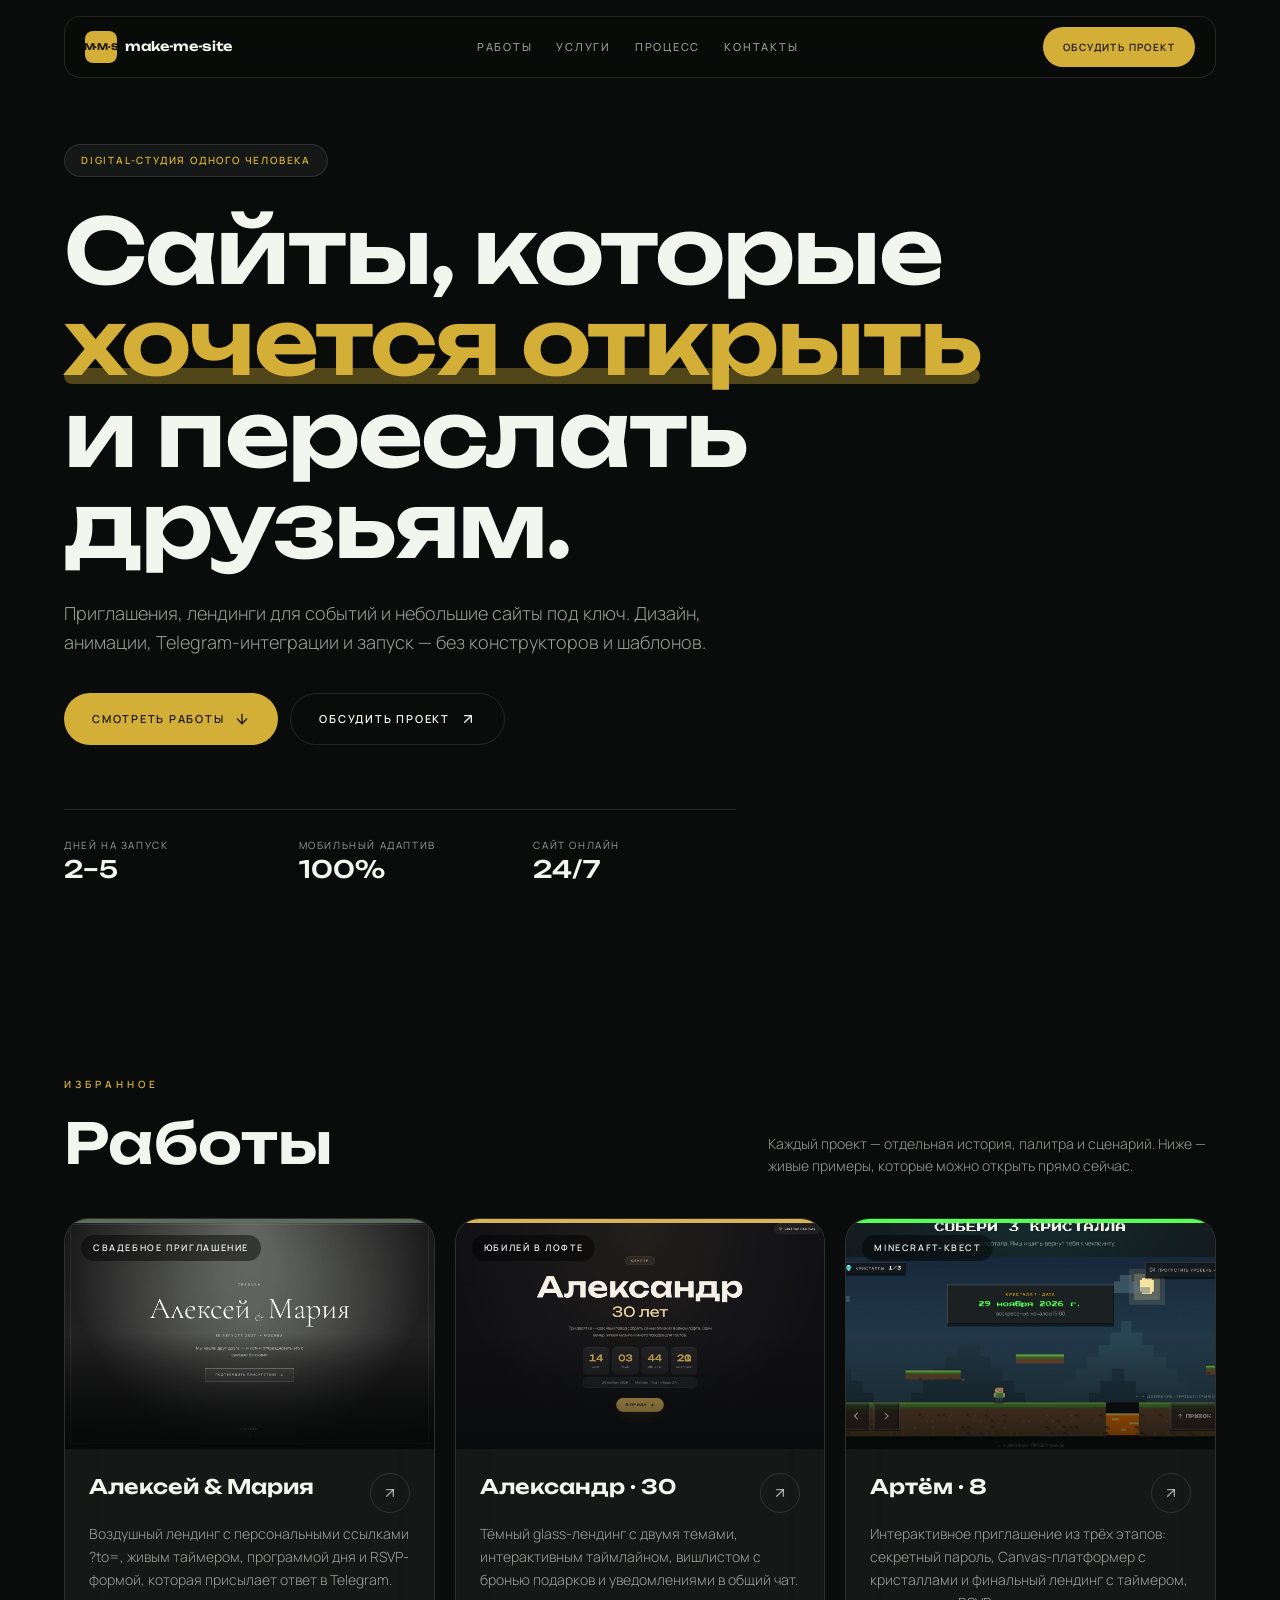
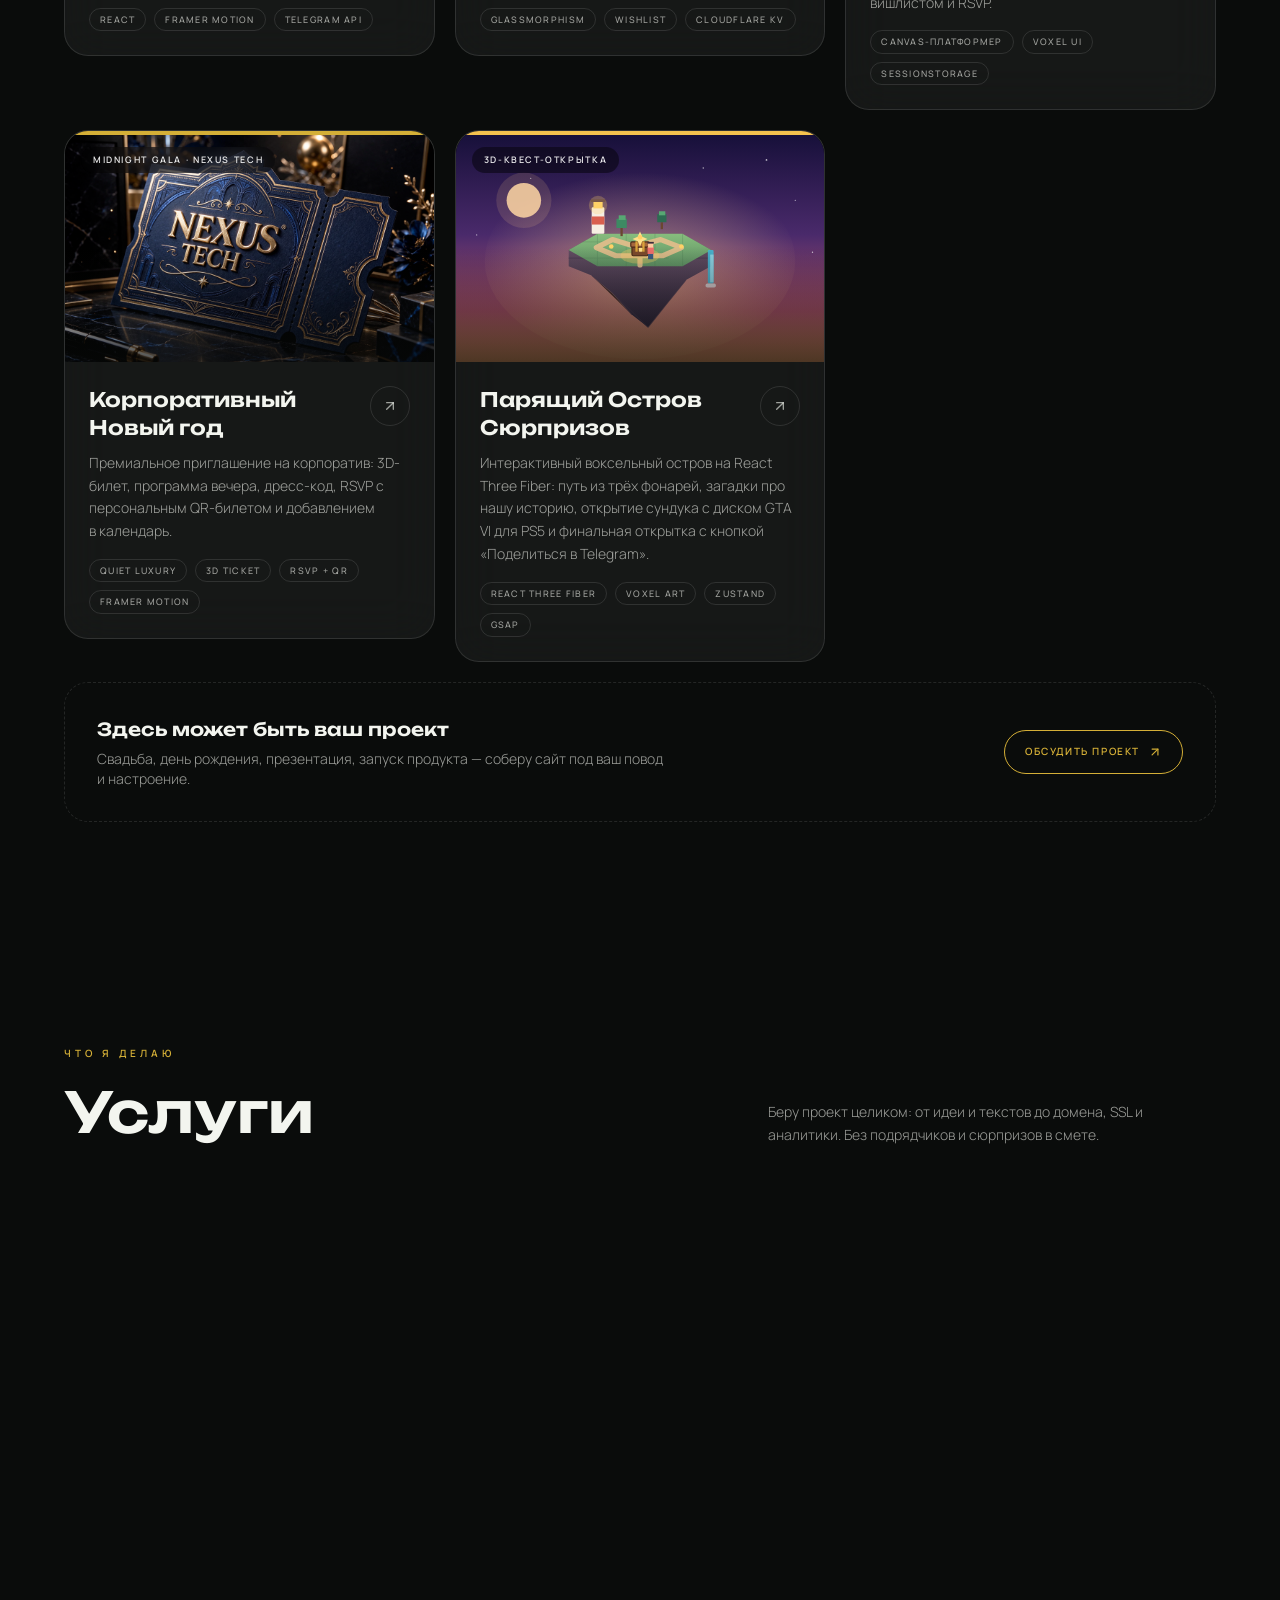
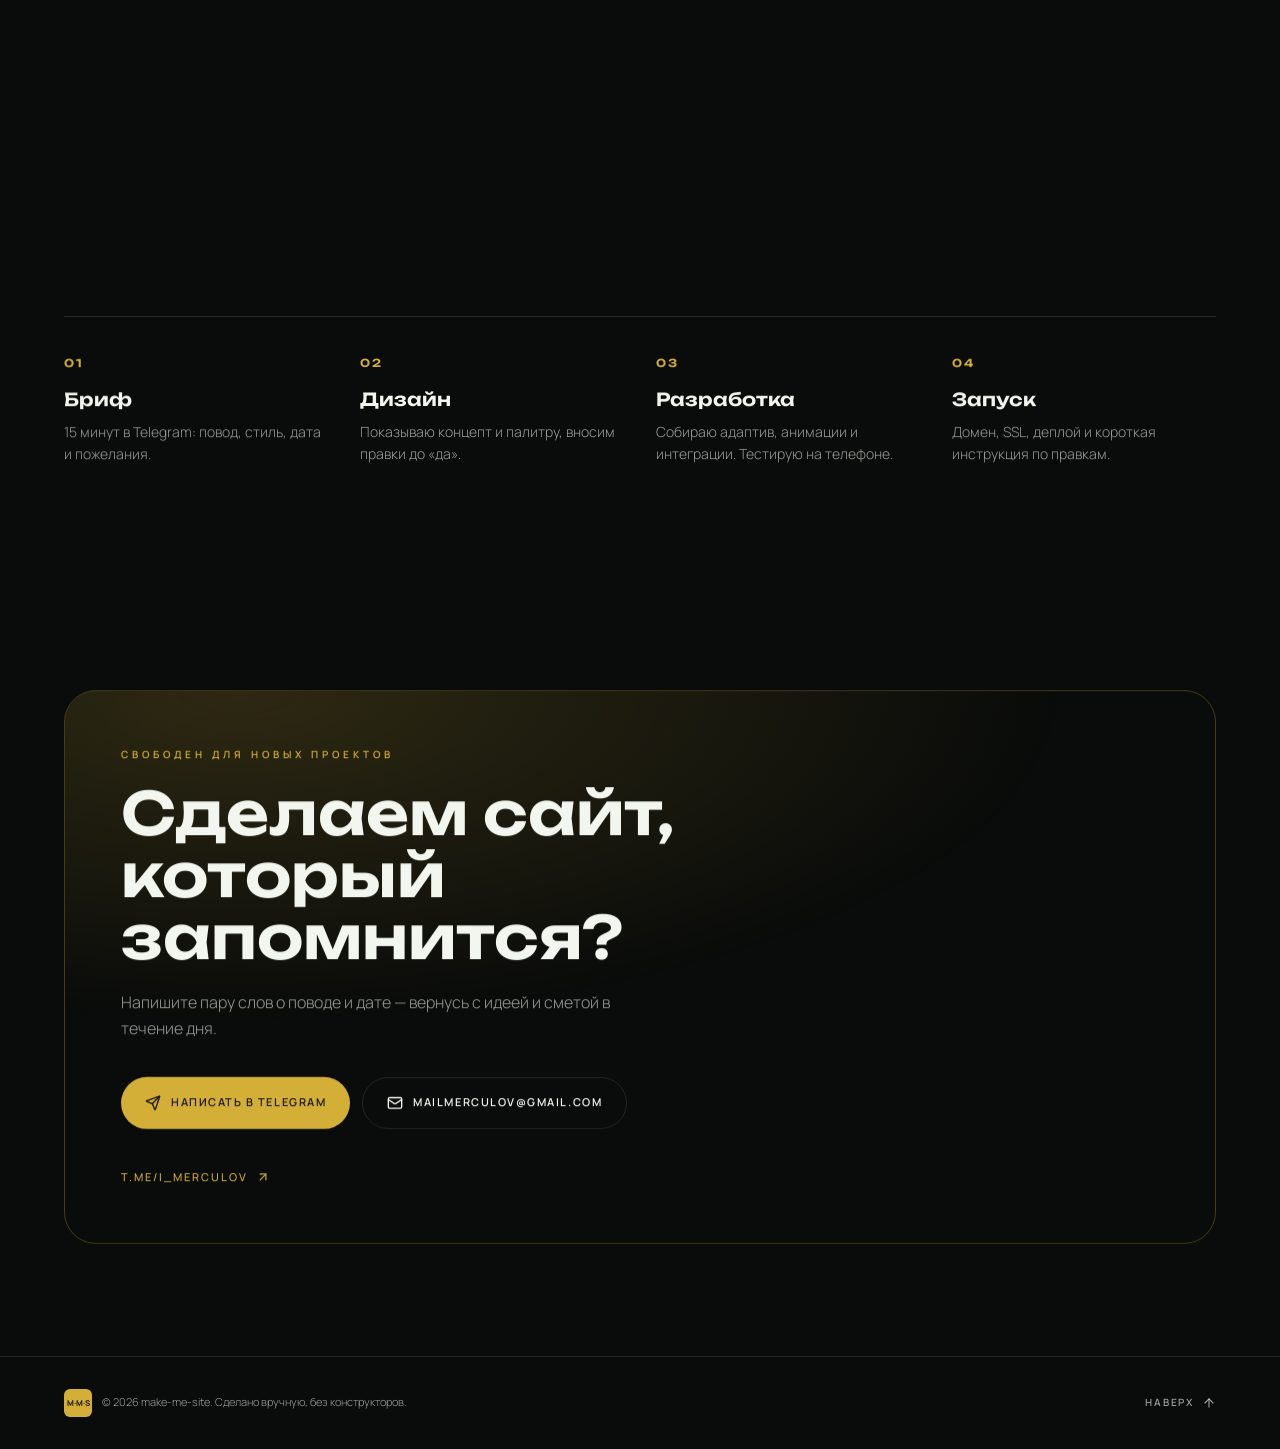
<file: index.html>
<!doctype html>
<html lang="ru">
  <head>
    <meta charset="UTF-8" />
    <link rel="icon" type="image/svg+xml" href="/favicon-site.svg" />
    <meta name="viewport" content="width=device-width, initial-scale=1.0" />
    <meta name="theme-color" content="#0A0C0B" />
    <meta
      name="description"
      content="Приглашения, лендинги и небольшие сайты под ключ: дизайн, анимации, Telegram-интеграции и запуск на Cloudflare."
    />
    <meta property="og:type" content="website" />
    <meta property="og:title" content="make-me-site — сайты, которые хочется открыть" />
    <meta
      property="og:description"
      content="Приглашения, лендинги для событий и небольшие сайты под ключ. Дизайн, анимации, Telegram-интеграции."
    />
    <meta name="twitter:card" content="summary_large_image" />
    <title>make-me-site — сайты, которые хочется открыть</title>
    <script type="module" crossorigin src="/assets/main-DgbKr3m6.js"></script>
    <link rel="stylesheet" crossorigin href="/assets/main-u-WSNoOL.css">
  </head>
  <body>
    <div id="root"></div>
  </body>
</html>
</file>
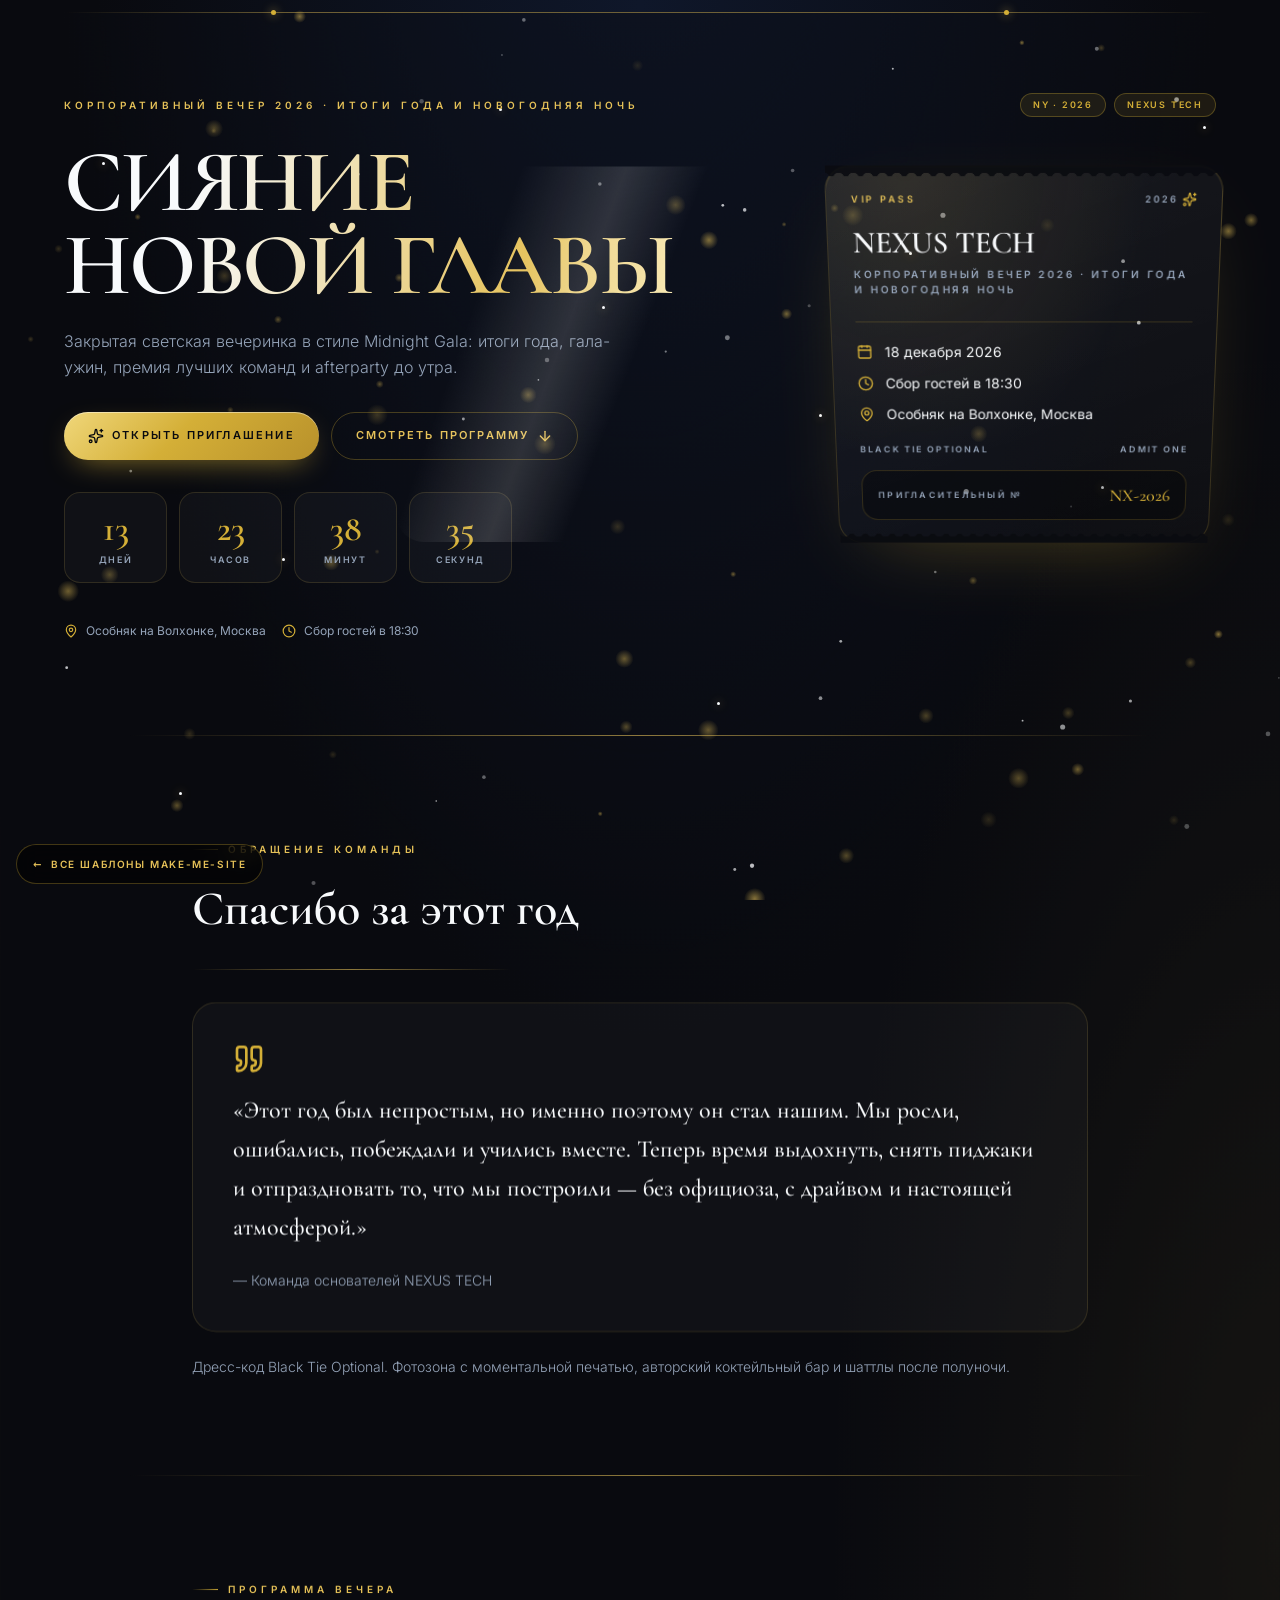
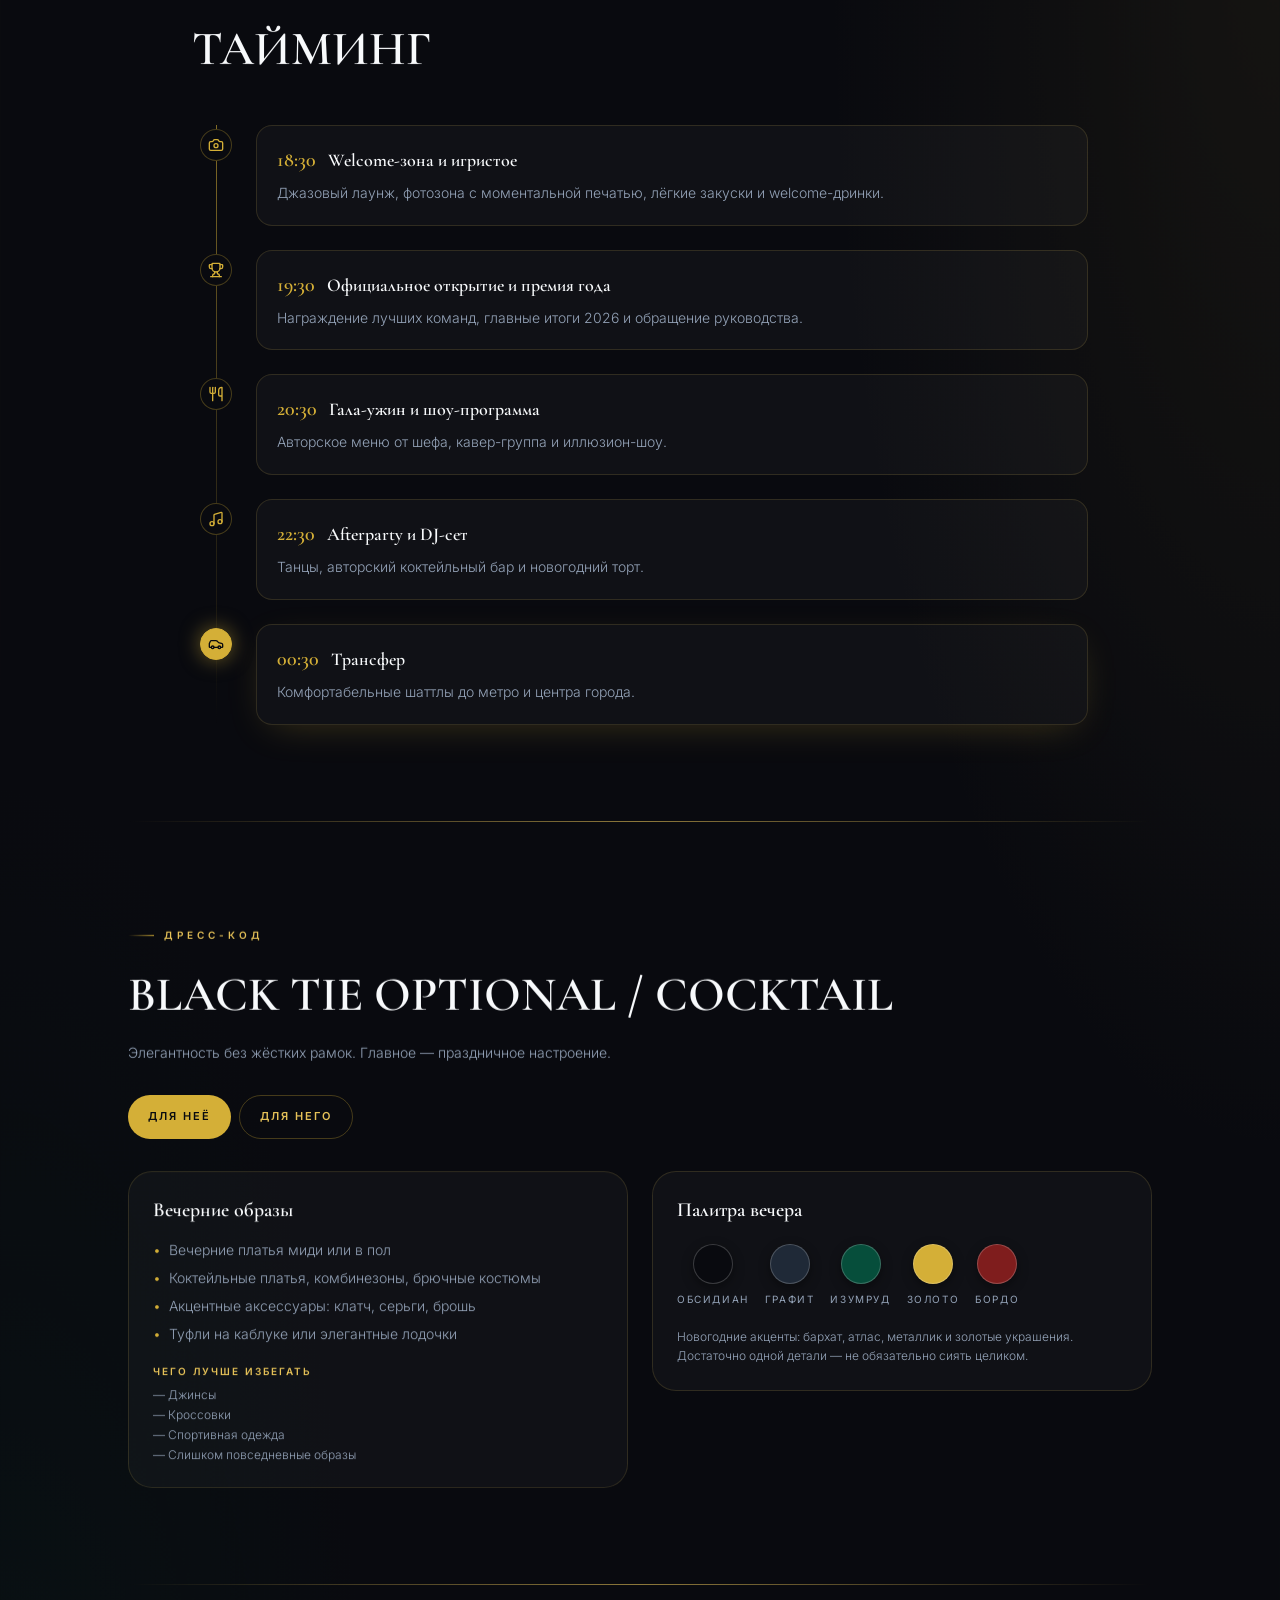
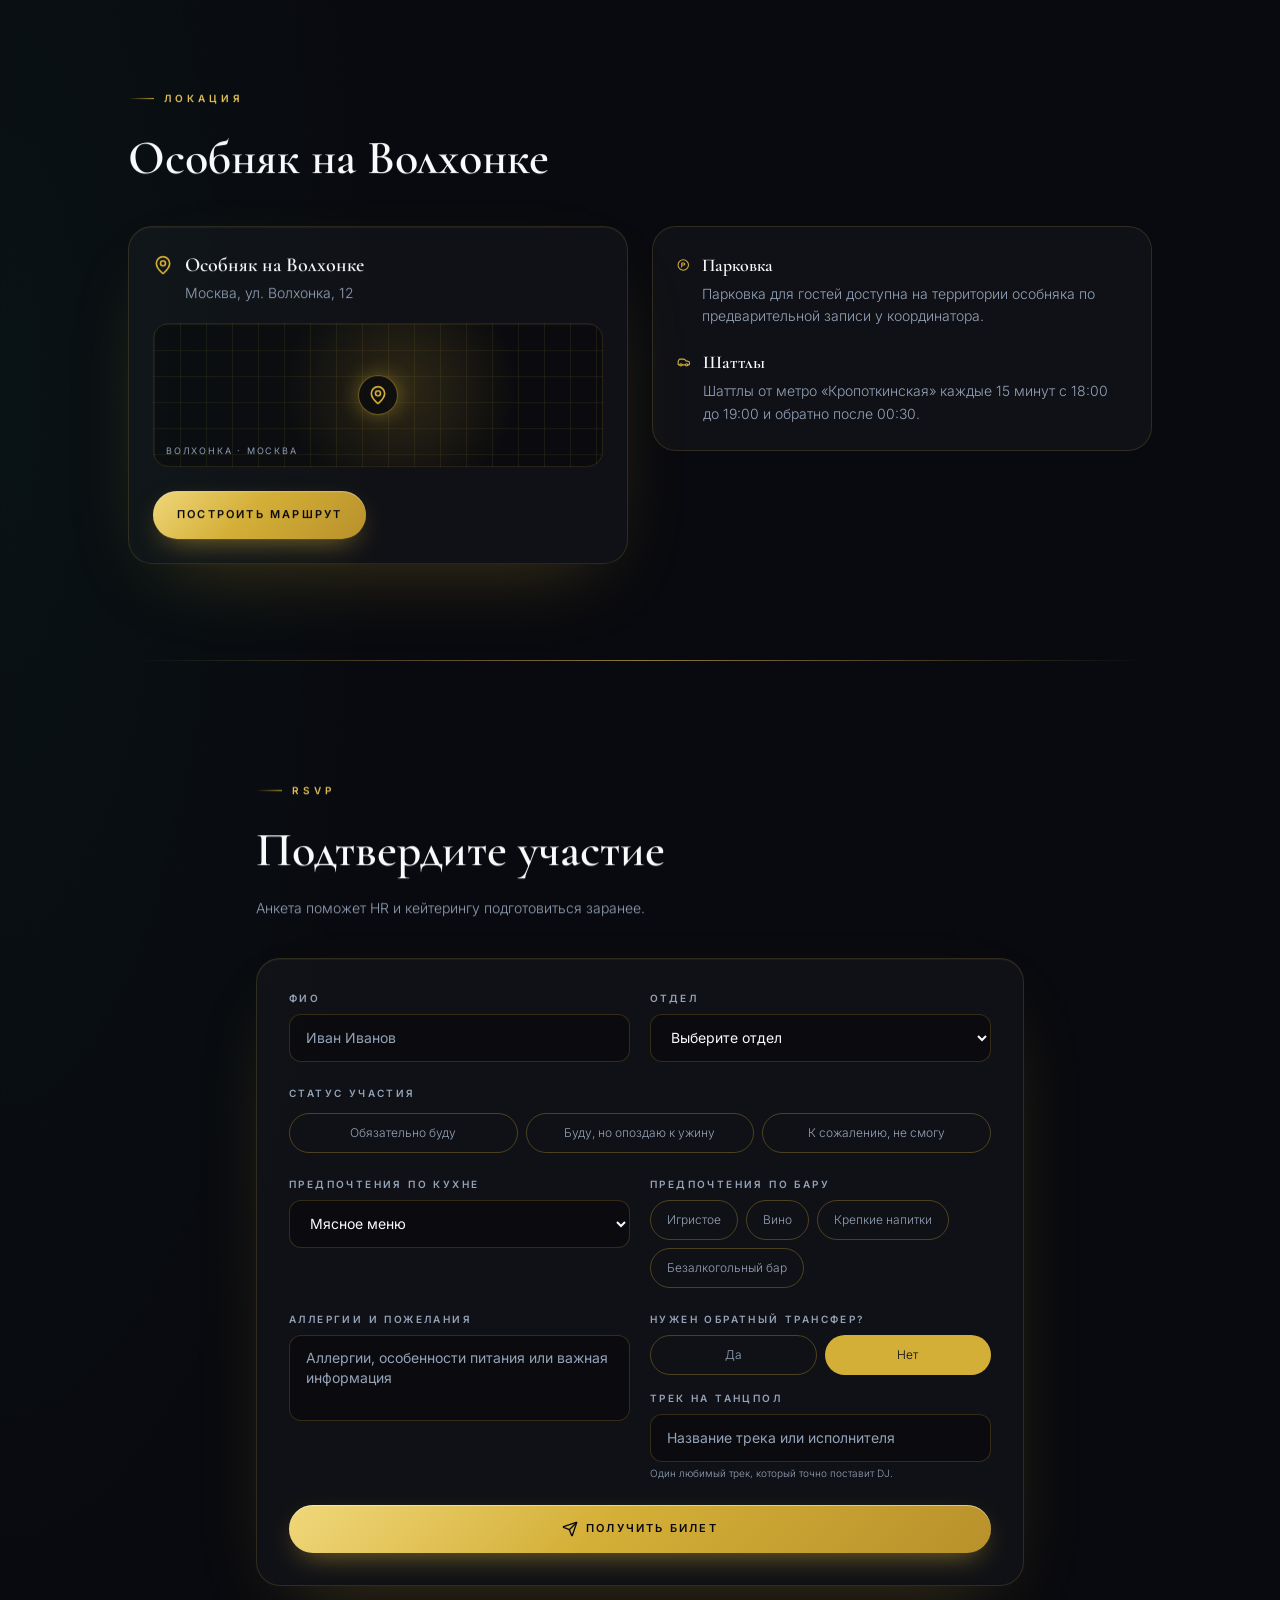
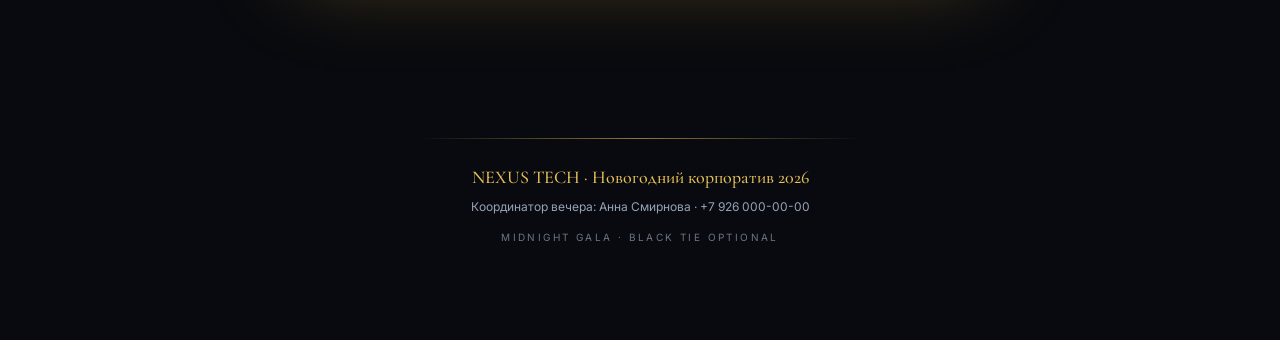
<file: corporate/index.html>
<!doctype html>
<html lang="ru">
  <head>
    <meta charset="UTF-8" />
    <link rel="icon" type="image/svg+xml" href="/corporate/favicon-corporate.svg" />
    <meta name="viewport" content="width=device-width, initial-scale=1.0" />
    <title>NEXUS TECH · Новогодний корпоратив 2026</title>
    <script type="module" crossorigin src="/corporate/assets/main-BsY3Q9-f.js"></script>
    <link rel="stylesheet" crossorigin href="/corporate/assets/main-C541LEeQ.css">
  </head>
  <body>
    <div id="root"></div>
  </body>
</html>
</file>
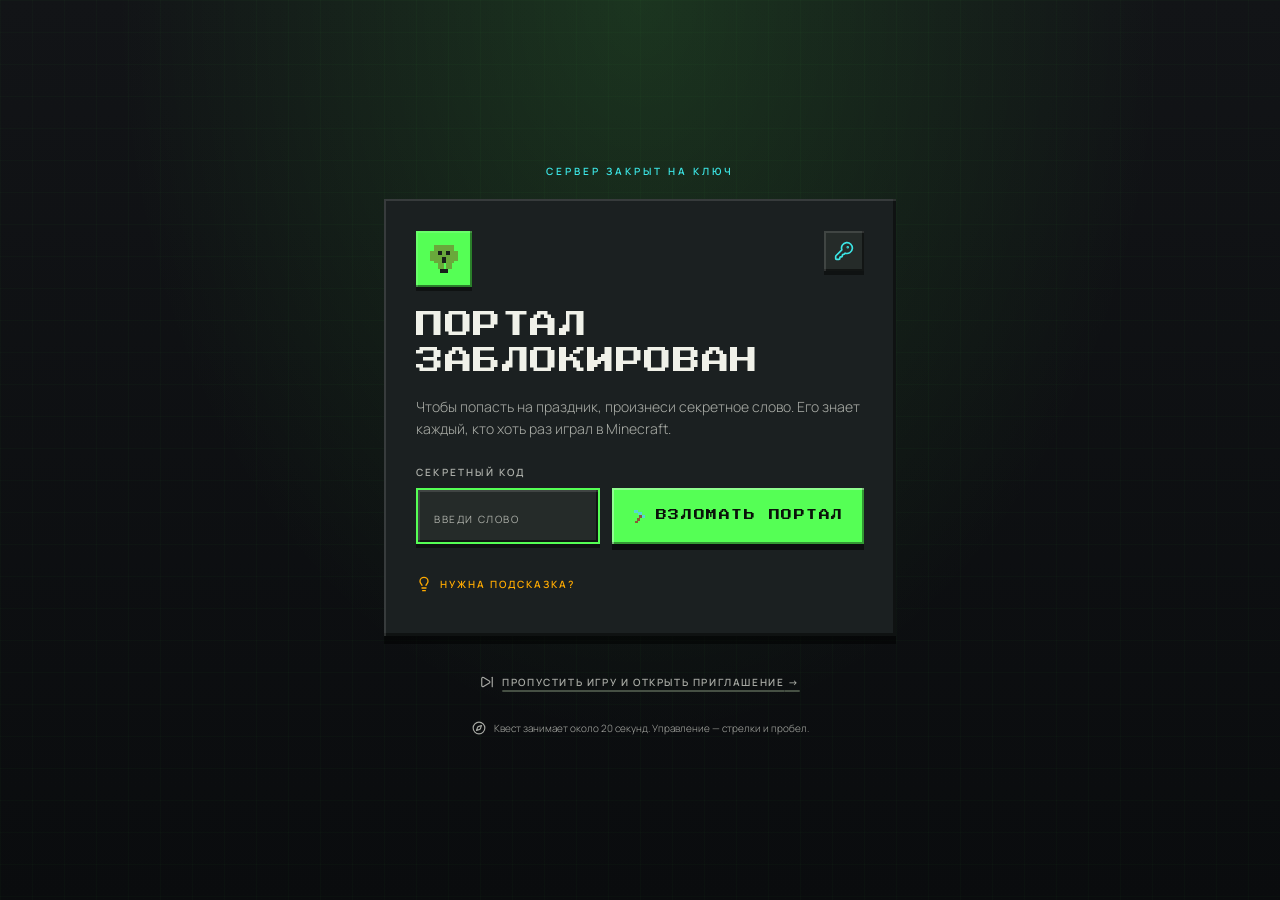
<file: minecraft/index.html>
<!doctype html>
<html lang="ru">
  <head>
    <meta charset="UTF-8" />
    <link rel="icon" type="image/svg+xml" href="/minecraft/favicon-mc.svg" />
    <meta name="viewport" content="width=device-width, initial-scale=1.0" />
    <meta name="theme-color" content="#121417" />
    <meta
      name="description"
      content="Мини-квест в стиле Minecraft: введи секретное слово, собери кристаллы в пиксельном платформере и получи приглашение на день рождения Артёма."
    />
    <title>Артём · 8 лет — Minecraft-квест</title>
    <script type="module" crossorigin src="/minecraft/assets/main-CetFiKVT.js"></script>
    <link rel="stylesheet" crossorigin href="/minecraft/assets/main-Blh1oSQM.css">
  </head>
  <body>
    <div id="root"></div>
  </body>
</html>
</file>
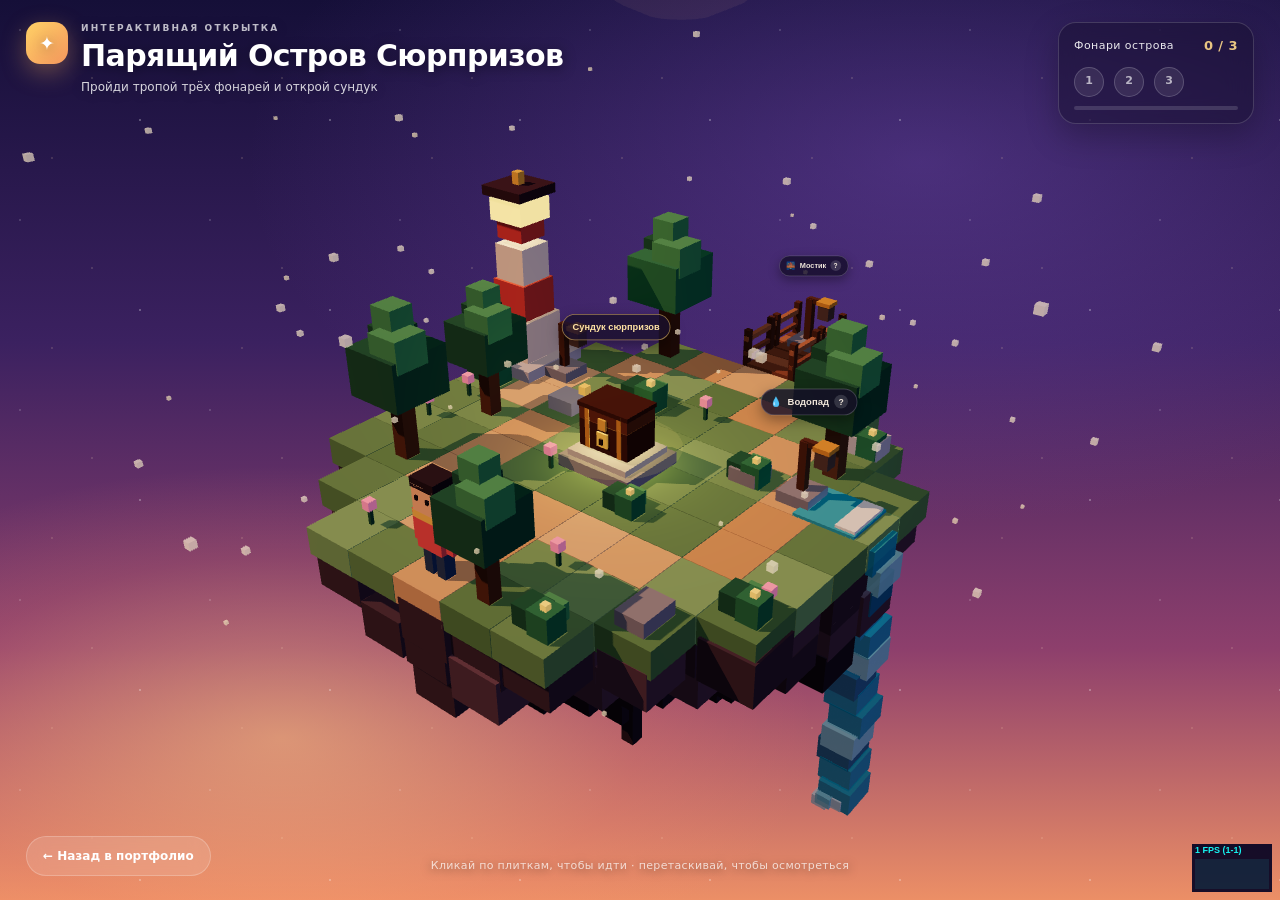
<file: voxel-quest/index.html>
<!doctype html>
<html lang="ru">
  <head>
    <meta charset="UTF-8" />
    <link rel="icon" type="image/svg+xml" href="/voxel-quest/favicon.svg" />
    <meta name="viewport" content="width=device-width, initial-scale=1.0" />
    <title>Парящий Остров Сюрпризов — квест для Никиты</title>
    <script type="module" crossorigin src="/voxel-quest/assets/index-CV4_WSPy.js"></script>
    <link rel="stylesheet" crossorigin href="/voxel-quest/assets/index-BwKipZaV.css">
  </head>
  <body>
    <div id="root"></div>
  </body>
</html>
</file>
<file: voxel-quest/assets/index-BwKipZaV.css>
/*! tailwindcss v4.3.5 | MIT License | https://tailwindcss.com */
@layer properties{@supports (((-webkit-hyphens:none)) and (not (margin-trim:block))) or ((-moz-orient:inline) and (not (color:rgb(from red r g b)))){*,:before,:after,::backdrop{--tw-rotate-x:initial;--tw-rotate-y:initial;--tw-rotate-z:initial;--tw-skew-x:initial;--tw-skew-y:initial;--tw-blur:initial;--tw-brightness:initial;--tw-contrast:initial;--tw-grayscale:initial;--tw-hue-rotate:initial;--tw-invert:initial;--tw-opacity:initial;--tw-saturate:initial;--tw-sepia:initial;--tw-drop-shadow:initial;--tw-drop-shadow-color:initial;--tw-drop-shadow-alpha:100%;--tw-drop-shadow-size:initial}}}@layer theme{:root,:host{--font-sans:-apple-system, BlinkMacSystemFont, "Segoe UI", Roboto, "Helvetica Neue", "Noto Sans", Arial, sans-serif, "Apple Color Emoji", "Segoe UI Emoji", "Segoe UI Symbol", "Noto Color Emoji";--font-mono:ui-monospace, SFMono-Regular, Menlo, Monaco, Consolas, "Liberation Mono", "Courier New", monospace;--default-font-family:var(--font-sans);--default-mono-font-family:var(--font-mono)}}@layer base{*,:after,:before,::backdrop{box-sizing:border-box;border:0 solid;margin:0;padding:0}::file-selector-button{box-sizing:border-box;border:0 solid;margin:0;padding:0}html,:host{-webkit-text-size-adjust:100%;tab-size:4;line-height:1.5;font-family:var(--default-font-family,-apple-system, BlinkMacSystemFont, "Segoe UI", Roboto, "Helvetica Neue", "Noto Sans", Arial, sans-serif, "Apple Color Emoji", "Segoe UI Emoji", "Segoe UI Symbol", "Noto Color Emoji");font-feature-settings:var(--default-font-feature-settings,normal);font-variation-settings:var(--default-font-variation-settings,normal);-webkit-tap-highlight-color:transparent}hr{height:0;color:inherit;border-top-width:1px}abbr:where([title]){-webkit-text-decoration:underline dotted;text-decoration:underline dotted}h1,h2,h3,h4,h5,h6{font-size:inherit;font-weight:inherit}a{color:inherit;-webkit-text-decoration:inherit;-webkit-text-decoration:inherit;-webkit-text-decoration:inherit;-webkit-text-decoration:inherit;text-decoration:inherit}b,strong{font-weight:bolder}code,kbd,samp,pre{font-family:var(--default-mono-font-family,ui-monospace, SFMono-Regular, Menlo, Monaco, Consolas, "Liberation Mono", "Courier New", monospace);font-feature-settings:var(--default-mono-font-feature-settings,normal);font-variation-settings:var(--default-mono-font-variation-settings,normal);font-size:1em}small{font-size:80%}sub,sup{vertical-align:baseline;font-size:75%;line-height:0;position:relative}sub{bottom:-.25em}sup{top:-.5em}table{text-indent:0;border-color:inherit;border-collapse:collapse}:-moz-focusring:where(:not(iframe)){outline:auto}progress{vertical-align:baseline}summary{display:list-item}ol,ul,menu{list-style:none}img,svg,video,canvas,audio,iframe,embed,object{vertical-align:middle;display:block}img,video{max-width:100%;height:auto}button,input,select,optgroup,textarea{font:inherit;font-feature-settings:inherit;font-variation-settings:inherit;letter-spacing:inherit;color:inherit;opacity:1;background-color:#0000;border-radius:0}::file-selector-button{font:inherit;font-feature-settings:inherit;font-variation-settings:inherit;letter-spacing:inherit;color:inherit;opacity:1;background-color:#0000;border-radius:0}:where(select:is([multiple],[size])) optgroup{font-weight:bolder}:where(select:is([multiple],[size])) optgroup option{padding-inline-start:20px}::file-selector-button{margin-inline-end:4px}::placeholder{opacity:1}@supports (not ((-webkit-appearance:-apple-pay-button))) or (contain-intrinsic-size:1px){::placeholder{color:currentColor}@supports (color:color-mix(in lab, red, red)){::placeholder{color:color-mix(in oklab, currentcolor 50%, transparent)}}}textarea{resize:vertical}::-webkit-search-decoration{-webkit-appearance:none}::-webkit-date-and-time-value{min-height:1lh;text-align:inherit}::-webkit-datetime-edit{display:inline-flex}::-webkit-datetime-edit-fields-wrapper{padding:0}::-webkit-datetime-edit{padding-block:0}::-webkit-datetime-edit-year-field{padding-block:0}::-webkit-datetime-edit-month-field{padding-block:0}::-webkit-datetime-edit-day-field{padding-block:0}::-webkit-datetime-edit-hour-field{padding-block:0}::-webkit-datetime-edit-minute-field{padding-block:0}::-webkit-datetime-edit-second-field{padding-block:0}::-webkit-datetime-edit-millisecond-field{padding-block:0}::-webkit-datetime-edit-meridiem-field{padding-block:0}::-webkit-calendar-picker-indicator{line-height:1}:-moz-ui-invalid{box-shadow:none}button,input:where([type=button],[type=reset],[type=submit]){appearance:button}::file-selector-button{appearance:button}::-webkit-inner-spin-button{height:auto}::-webkit-outer-spin-button{height:auto}[hidden]:where(:not([hidden=until-found])){display:none!important}}@layer components;@layer utilities{.pointer-events-auto{pointer-events:auto}.pointer-events-none{pointer-events:none}.absolute{position:absolute}.relative{position:relative}.inset-0{inset:0}.z-10{z-index:10}.h-full{height:100%}.w-full{width:100%}.transform{transform:var(--tw-rotate-x, ) var(--tw-rotate-y, ) var(--tw-rotate-z, ) var(--tw-skew-x, ) var(--tw-skew-y, )}.overflow-hidden{overflow:hidden}.filter{filter:var(--tw-blur, ) var(--tw-brightness, ) var(--tw-contrast, ) var(--tw-grayscale, ) var(--tw-hue-rotate, ) var(--tw-invert, ) var(--tw-saturate, ) var(--tw-sepia, ) var(--tw-drop-shadow, )}}:root{--lightningcss-light: ;--lightningcss-dark:initial;color-scheme:dark;font-family:Nunito,Segoe UI,system-ui,-apple-system,sans-serif}html,body,#root{background:#150f38;height:100%;margin:0;overflow:hidden}.scene-root{background:#150f38}.sky-gradient{background:radial-gradient(58% 42% at 22% 82%,#ffc4808c 0%,#ff916e29 48%,#0000 72%),radial-gradient(85% 65% at 72% 18%,#7e52c266 0%,#0000 62%),linear-gradient(#150f38 0%,#3b2160 38%,#8d3f6c 72%,#ec8f66 100%);position:absolute;inset:0}.sky-stars{opacity:.5;background-image:radial-gradient(1px 1px at 20px 30px,#fff,#0000),radial-gradient(1px 1px at 92px 78px,#ffe6c0,#0000),radial-gradient(1.5px 1.5px at 140px 120px,#fff,#0000),radial-gradient(1px 1px at 52px 158px,#ffd9b0,#0000);background-size:190px 190px;position:absolute;inset:0}.hud-title{color:#fff;text-shadow:0 2px 14px #00000073;align-items:flex-start;gap:13px;display:flex;position:absolute;top:22px;left:26px}.hud-mark{background:linear-gradient(135deg,#ffd166,#f4975d);border-radius:14px;flex:none;place-items:center;width:42px;height:42px;font-size:19px;display:grid;box-shadow:0 8px 24px #ffb45a59}.hud-kicker{letter-spacing:.24em;text-transform:uppercase;opacity:.72;margin:0 0 3px;font-size:9px;font-weight:800}.hud-title h1{letter-spacing:-.02em;margin:0;font-size:clamp(19px,2.6vw,30px);font-weight:900;line-height:1.1}.hud-subtitle{opacity:.82;margin:6px 0 0;font-size:12px}.hud-progress{color:#fff;-webkit-backdrop-filter:blur(14px);backdrop-filter:blur(14px);background:#160e2e80;border:1px solid #ffffff29;border-radius:18px;width:196px;padding:13px 15px;position:absolute;top:22px;right:26px;box-shadow:0 12px 32px #00000040}.progress-heading{letter-spacing:.04em;opacity:.9;justify-content:space-between;align-items:center;font-size:11px;display:flex}.progress-heading strong{color:#ffd98a;font-size:13px}.progress-lamps{gap:10px;margin:11px 0 9px;display:flex}.progress-lamp{color:#ffffffa6;background:#ffffff17;border:1px solid #ffffff2e;border-radius:50%;place-items:center;width:30px;height:30px;font-size:11px;font-weight:800;transition:all .4s;display:grid}.progress-lamp.is-lit{color:#4a2b12;background:linear-gradient(135deg,#ffe08a,#f4a94e);border-color:#ffe6a8;box-shadow:0 0 18px #ffca6abf}.progress-track{background:#ffffff24;border-radius:99px;height:4px;overflow:hidden}.progress-fill{background:linear-gradient(90deg,#f4c24e,#ffe08a);border-radius:99px;height:100%;transition:width .5s}.hud-back{color:#fff;-webkit-backdrop-filter:blur(10px);backdrop-filter:blur(10px);background:#ffffff1f;border:1px solid #ffffff38;border-radius:999px;padding:10px 16px;font-size:12px;font-weight:700;text-decoration:none;transition:all .2s;position:absolute;bottom:24px;left:26px}.hud-back:hover{background:#ffffff3d;transform:translateY(-1px)}.hud-tip{color:#ffffffb8;letter-spacing:.03em;white-space:nowrap;text-shadow:0 2px 10px #00000080;margin:0;font-size:11px;position:absolute;bottom:26px;left:50%;transform:translate(-50%)}.hud-hint{color:#2a1836;white-space:nowrap;background:linear-gradient(135deg,#ffe08a,#ffc06a);border-radius:14px;padding:11px 18px;font-size:13px;font-weight:800;animation:.3s hintIn;position:absolute;bottom:66px;left:50%;transform:translate(-50%);box-shadow:0 12px 30px #0000004d}.chest-tag,.checkpoint-tag{-webkit-user-select:none;user-select:none;white-space:nowrap;font-family:Nunito,Segoe UI,sans-serif}.chest-tag{color:#ffe3a3;background:#1a102cd1;border:1px solid #ffd1668c;border-radius:999px;padding:7px 13px;font-size:12px;font-weight:800;animation:3s ease-in-out infinite floatTag;box-shadow:0 8px 20px #0006}.checkpoint-tag{color:#efe6da;background:#140e28c7;border:1px solid #fff3;border-radius:999px;align-items:center;gap:6px;padding:6px 10px;font-size:11px;font-weight:700;transition:all .4s;display:flex;box-shadow:0 6px 16px #00000059}.checkpoint-tag.is-lit{color:#ffe3a3;border-color:#ffce69cc;box-shadow:0 0 20px #ffbe5a73}.checkpoint-state{background:#ffffff24;border-radius:50%;place-items:center;width:16px;height:16px;font-size:10px;display:grid}.checkpoint-tag.is-lit .checkpoint-state{color:#3a2418;background:#ffd166}.modal-backdrop{z-index:30;-webkit-backdrop-filter:blur(9px);backdrop-filter:blur(9px);background:#0e092099;place-items:center;padding:20px;animation:.25s fadeIn;display:grid;position:absolute;inset:0}.riddle-card,.prize-card{text-align:center;color:#fff;background:linear-gradient(160deg,#342054f7,#1a1234fa);border:1px solid #ffd6964d;border-radius:26px;width:min(100%,440px);padding:30px;animation:.35s cubic-bezier(.2,1.3,.4,1) popIn;box-shadow:0 26px 70px #0000008c,inset 0 1px #ffffff14}.riddle-icon{margin-bottom:12px;font-size:42px;line-height:1}.modal-kicker{letter-spacing:.22em;text-transform:uppercase;color:#ffd18a;margin:0 0 8px;font-size:10px;font-weight:800}.riddle-card h2,.prize-card h2{letter-spacing:-.02em;margin:0 0 16px;font-size:25px;font-weight:900}.riddle-question{color:#f3e9ff;margin:0 0 20px;font-size:15px;line-height:1.6}.riddle-answer{text-align:left;color:#e9def6;background:#ffffff0f;border:1px solid #ffffff1a;border-radius:16px;margin:0 0 20px;padding:14px 16px;font-size:13px;line-height:1.55}.answer-label{letter-spacing:.15em;text-transform:uppercase;color:#ffd18a;margin:0 0 4px;font-size:10px;font-weight:800}.answer-memory{color:#ffdca8;margin:10px 0 0;font-style:italic}.prize-card{width:min(100%,460px);padding:24px 26px 26px}.prize-image-wrap{margin:4px 0 18px;position:relative}.prize-image-wrap img{border:1px solid #ffd69673;border-radius:18px;width:100%;display:block;box-shadow:0 16px 36px #0006}.prize-sparkle{color:#ffe6a8;font-size:20px;animation:2.4s ease-in-out infinite twinkle;position:absolute}.sparkle-1{top:-10px;left:16%}.sparkle-2{animation-delay:.7s;top:40%;right:-6px}.sparkle-3{animation-delay:1.4s;bottom:-8px;left:24%}.prize-text{color:#f3e9ff;margin:0 0 22px;font-size:14px;line-height:1.6}.prize-actions{flex-wrap:wrap;justify-content:center;gap:10px;margin-bottom:14px;display:flex}.primary-button,.secondary-button{cursor:pointer;border:1px solid #0000;border-radius:999px;justify-content:center;align-items:center;gap:8px;padding:12px 20px;font-size:13px;font-weight:800;text-decoration:none;transition:all .2s;display:inline-flex}.primary-button{color:#35200f;background:linear-gradient(135deg,#ffe08a,#f4a259);box-shadow:0 10px 24px #f4975d59}.primary-button:hover{transform:translateY(-2px);box-shadow:0 14px 30px #f4975d80}.secondary-button{color:#fff;background:#ffffff14;border-color:#ffffff38}.secondary-button:hover{background:#ffffff29}.link-button{color:#ffd9a0;text-underline-offset:3px;cursor:pointer;background:0 0;border:none;padding:2px;font-size:12px;text-decoration:underline}.link-button:hover{color:#ffe9c6}.stats-panel{opacity:.5;inset:auto 8px 8px auto!important}@keyframes fadeIn{0%{opacity:0}to{opacity:1}}@keyframes popIn{0%{opacity:0;transform:scale(.9)translateY(14px)}to{opacity:1;transform:scale(1)translateY(0)}}@keyframes hintIn{0%{opacity:0;transform:translate(-50%,10px)}to{opacity:1;transform:translate(-50%)}}@keyframes floatTag{0%,to{transform:translateY(0)}50%{transform:translateY(-7px)}}@keyframes twinkle{0%,to{opacity:.4;transform:scale(.85)}50%{opacity:1;transform:scale(1.2)}}@media (width<=640px){.hud-title{gap:9px;top:14px;left:14px}.hud-mark{border-radius:11px;width:34px;height:34px;font-size:15px}.hud-subtitle{max-width:200px;font-size:10px}.hud-progress{width:132px;padding:10px;top:14px;right:12px}.progress-lamps{gap:6px}.progress-lamp{width:24px;height:24px;font-size:9px}.hud-back{font-size:11px;bottom:14px;left:14px}.hud-tip{white-space:normal;text-align:center;max-width:80%;font-size:9px;bottom:54px}.hud-hint{white-space:normal;text-align:center;max-width:90%;font-size:11px;bottom:86px}.riddle-card,.prize-card{padding:22px 18px}}@property --tw-rotate-x{syntax:"*";inherits:false}@property --tw-rotate-y{syntax:"*";inherits:false}@property --tw-rotate-z{syntax:"*";inherits:false}@property --tw-skew-x{syntax:"*";inherits:false}@property --tw-skew-y{syntax:"*";inherits:false}@property --tw-blur{syntax:"*";inherits:false}@property --tw-brightness{syntax:"*";inherits:false}@property --tw-contrast{syntax:"*";inherits:false}@property --tw-grayscale{syntax:"*";inherits:false}@property --tw-hue-rotate{syntax:"*";inherits:false}@property --tw-invert{syntax:"*";inherits:false}@property --tw-opacity{syntax:"*";inherits:false}@property --tw-saturate{syntax:"*";inherits:false}@property --tw-sepia{syntax:"*";inherits:false}@property --tw-drop-shadow{syntax:"*";inherits:false}@property --tw-drop-shadow-color{syntax:"*";inherits:false}@property --tw-drop-shadow-alpha{syntax:"<percentage>";inherits:false;initial-value:100%}@property --tw-drop-shadow-size{syntax:"*";inherits:false}
</file>
